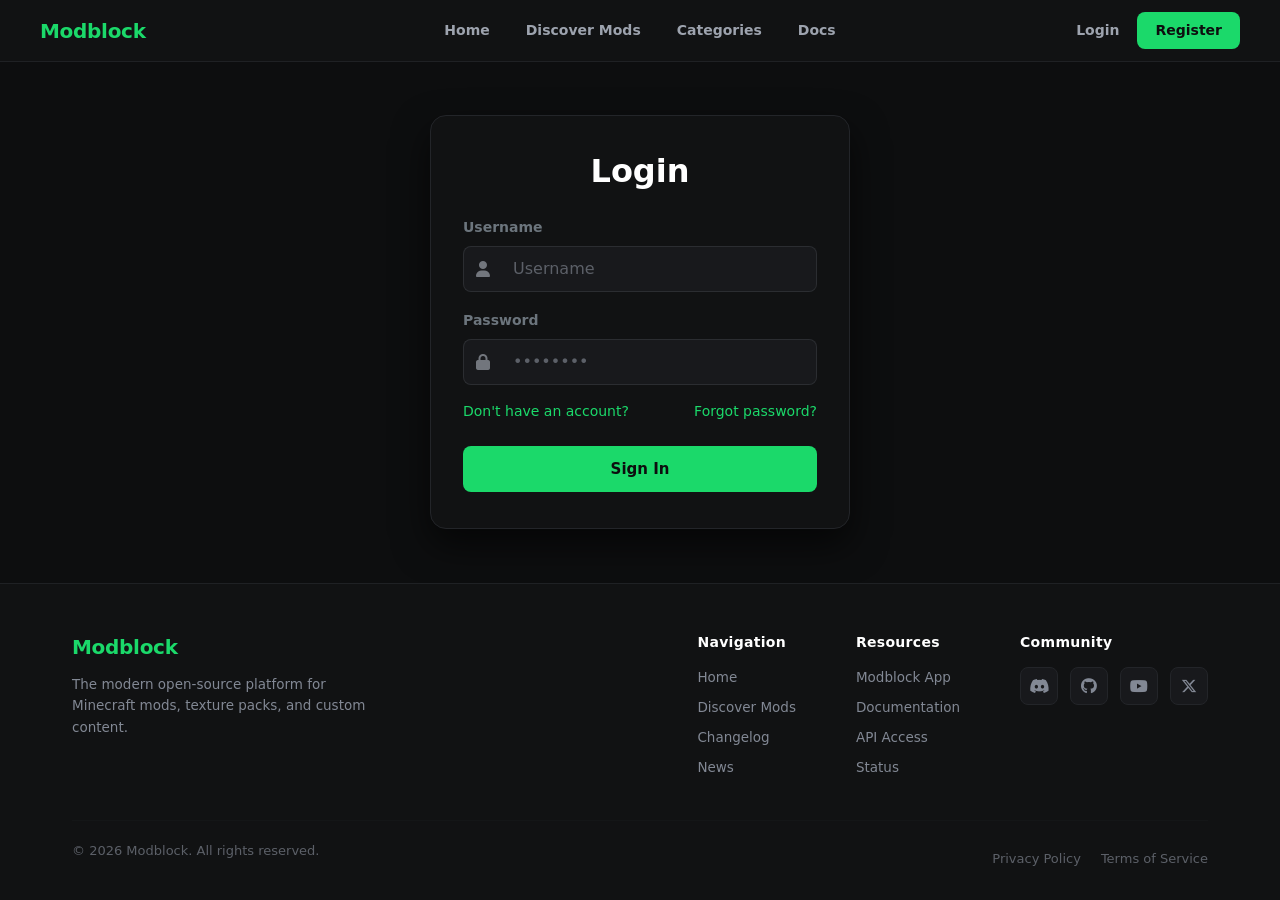
<file: spck/login.html>
<!DOCTYPE html>
<html lang="en">

<head>
    <meta charset="UTF-8">
    <meta name="viewport" content="width=device-width, initial-scale=1.0">
    <title>Đăng nhập - Modblock</title>
    <link href="https://cdn.jsdelivr.net/npm/bootstrap@5.3.3/dist/css/bootstrap.min.css" rel="stylesheet">
    <link rel="stylesheet" href="https://cdnjs.cloudflare.com/ajax/libs/font-awesome/6.5.1/css/all.min.css">
    <link rel="stylesheet" href="./css/login.css">
</head>

<body>
    <!-- Header / Navbar -->
    <header class="sc-header">
        <div class="sc-header-left">
            <a href="./index.html" class="sc-logo-text">Modblock</a>
        </div>

        <nav class="sc-nav-center">
            <a href="./index.html">Home</a>
            <a href="./discover.html" class="inactive">Discover Mods</a>
            <a href="#">Categories</a>
            <a href="#">Docs</a>
        </nav>

        <div class="sc-header-right">
            <a href="./login.html" class="nav-link-login">Login</a>
            <a href="./register.html" class="btn-register">Register</a>
        </div>
    </header>

    <!-- Login Container -->
    <main class="login-wrapper">
        <form class="login-card">
            <div class="text-center mb-4">
                <h2 class="fw-bold m-0 text-white">Login</h2>
            </div>

            <div class="mb-3">
                <label class="form-label small text-secondary fw-semibold">Username</label>
                <div class="input-group">
                    <span class="input-group-text"><i class="fa-solid fa-user"></i></span>
                    <input type="text" class="form-control" placeholder="Username" required>
                </div>
            </div>

            <div class="mb-3">
                <label class="form-label small text-secondary fw-semibold">Password</label>
                <div class="input-group">
                    <span class="input-group-text"><i class="fa-solid fa-lock"></i></span>
                    <input type="password" class="form-control" placeholder="••••••••" required>
                </div>
            </div>

            <div class="d-flex justify-content-between align-items-center mb-4 small">
                <a href="./register.html" class="auth-link">Don't have an account?</a>
                <a href="#" class="auth-link">Forgot password?</a>
            </div>

            <button type="submit" class="btn btn-modrinth w-100 fw-bold">Sign In</button>
        </form>
    </main>

    <!-- Footer -->
    <footer class="sc-footer">
        <div class="sc-footer-container">
            <div class="sc-footer-top">
                <div class="sc-footer-brand">
                    <span class="sc-logo-text">Modblock</span>
                    <p class="sc-footer-text">The modern open-source platform for Minecraft mods, texture packs, and custom content.</p>
                </div>

                <div class="sc-footer-links">
                    <div class="sc-footer-col">
                        <p class="sc-footer-title">Navigation</p>
                        <a href="./index.html">Home</a>
                        <a href="./discover.html">Discover Mods</a>
                        <a href="#">Changelog</a>
                        <a href="#">News</a>
                    </div>
                    <div class="sc-footer-col">
                        <p class="sc-footer-title">Resources</p>
                        <a href="#">Modblock App</a>
                        <a href="#">Documentation</a>
                        <a href="#">API Access</a>
                        <a href="#">Status</a>
                    </div>
                    <div class="sc-footer-col">
                        <p class="sc-footer-title">Community</p>
                        <div class="sc-footer-social">
                            <a href="#" title="Discord"><i class="fa-brands fa-discord"></i></a>
                            <a href="#" title="GitHub"><i class="fa-brands fa-github"></i></a>
                            <a href="#" title="YouTube"><i class="fa-brands fa-youtube"></i></a>
                            <a href="#" title="X / Twitter"><i class="fa-brands fa-x-twitter"></i></a>
                        </div>
                    </div>
                </div>
            </div>

            <hr class="sc-footer-divider">

            <div class="sc-footer-bottom">
                <p>© 2026 Modblock. All rights reserved.</p>
                <div class="sc-footer-legal">
                    <a href="#">Privacy Policy</a>
                    <a href="#">Terms of Service</a>
                </div>
            </div>
        </div>
    </footer>

    <script src="https://cdn.jsdelivr.net/npm/bootstrap@5.3.3/dist/js/bootstrap.bundle.min.js"></script>
    <script src="./js/login.js"></script>
</body>

</html>
</file>
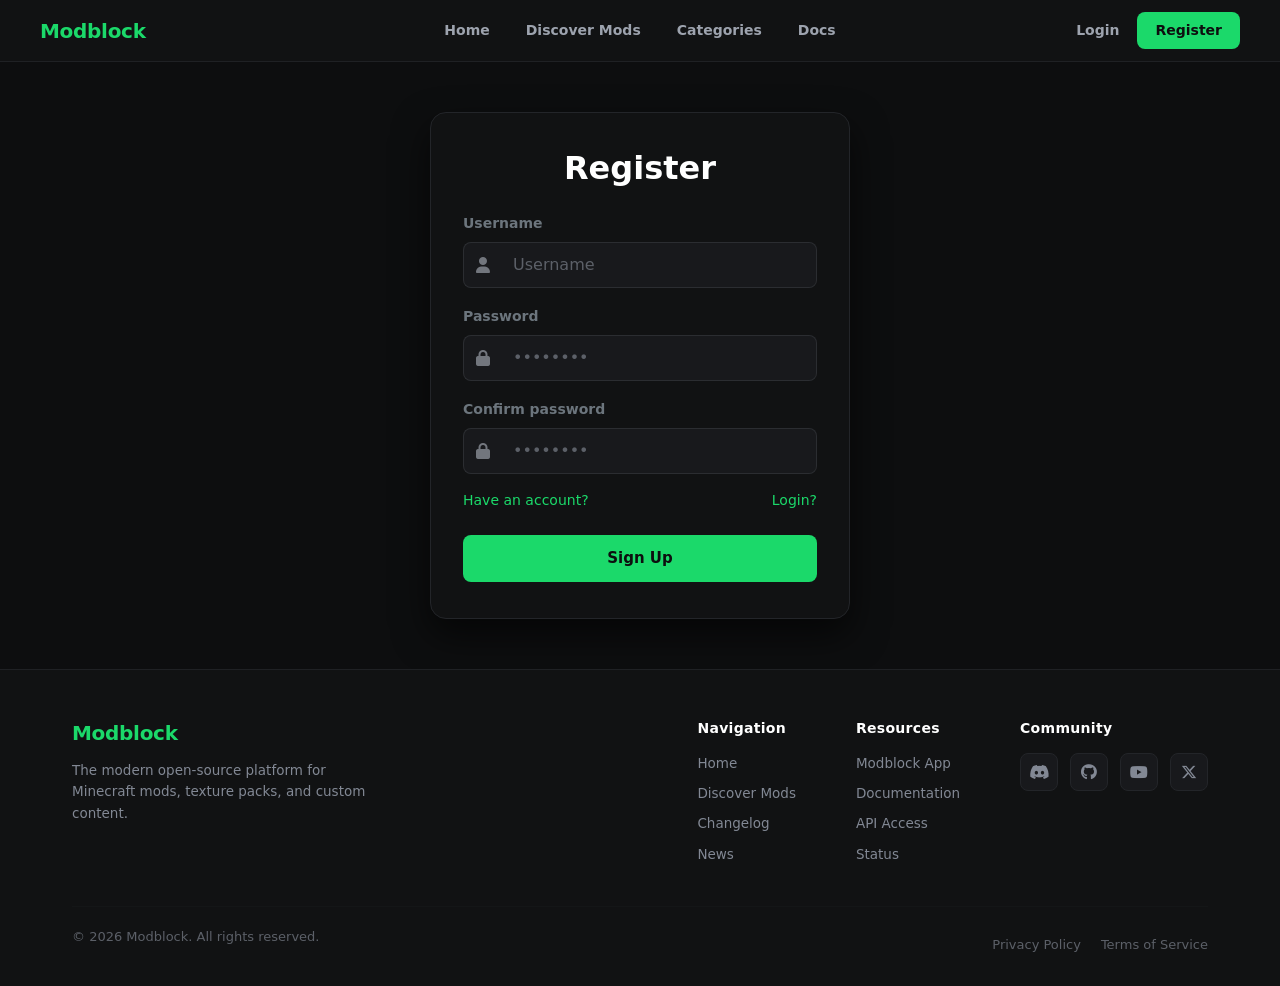
<file: spck/register.html>
<!DOCTYPE html>
<html lang="en">

<head>
    <meta charset="UTF-8">
    <meta name="viewport" content="width=device-width, initial-scale=1.0">
    <title>Đăng nhập - Modblock</title>
    <link href="https://cdn.jsdelivr.net/npm/bootstrap@5.3.3/dist/css/bootstrap.min.css" rel="stylesheet">
    <link rel="stylesheet" href="https://cdnjs.cloudflare.com/ajax/libs/font-awesome/6.5.1/css/all.min.css">
    <link rel="stylesheet" href="./css/register.css">
</head>

<body>
    <!-- Header / Navbar -->
    <header class="sc-header">
        <div class="sc-header-left">
            <a href="./index.html" class="sc-logo-text">Modblock</a>
        </div>

        <nav class="sc-nav-center">
            <a href="./index.html">Home</a>
            <a href="./discover.html" class="inactive">Discover Mods</a>
            <a href="#">Categories</a>
            <a href="#">Docs</a>
        </nav>

        <div class="sc-header-right">
            <a href="./login.html" class="nav-link-login">Login</a>
            <a href="./register.html" class="btn-register">Register</a>
        </div>
    </header>

    <!-- Login Container -->
    <main class="login-wrapper">
        <form class="login-card">
            <div class="text-center mb-4">
                <h2 class="fw-bold m-0 text-white">Register</h2>
            </div>

            <div class="mb-3">
                <label class="form-label small text-secondary fw-semibold">Username</label>
                <div class="input-group">
                    <span class="input-group-text"><i class="fa-solid fa-user"></i></span>
                    <input type="text" class="form-control" placeholder="Username" required>
                </div>
            </div>

            <div class="mb-3">
                <label class="form-label small text-secondary fw-semibold">Password</label>
                <div class="input-group">
                    <span class="input-group-text"><i class="fa-solid fa-lock"></i></span>
                    <input type="password" class="form-control" placeholder="••••••••" required>
                </div>
            </div>

            <div class="mb-3">
                <label class="form-label small text-secondary fw-semibold">Confirm password</label>
                <div class="input-group">
                    <span class="input-group-text"><i class="fa-solid fa-lock"></i></span>
                    <input type="password" class="form-control" placeholder="••••••••" required>
                </div>
            </div>

            <div class="d-flex justify-content-between align-items-center mb-4 small">
                <a href="./register.html" class="auth-link">Have an account?</a>
                <a href="#" class="auth-link">Login?</a>
            </div>

            <button type="submit" class="btn btn-modrinth w-100 fw-bold">Sign Up</button>
        </form>
    </main>

    <!-- Footer -->
    <footer class="sc-footer">
        <div class="sc-footer-container">
            <div class="sc-footer-top">
                <div class="sc-footer-brand">
                    <span class="sc-logo-text">Modblock</span>
                    <p class="sc-footer-text">The modern open-source platform for Minecraft mods, texture packs, and custom content.</p>
                </div>

                <div class="sc-footer-links">
                    <div class="sc-footer-col">
                        <p class="sc-footer-title">Navigation</p>
                        <a href="./index.html">Home</a>
                        <a href="./discover.html">Discover Mods</a>
                        <a href="#">Changelog</a>
                        <a href="#">News</a>
                    </div>
                    <div class="sc-footer-col">
                        <p class="sc-footer-title">Resources</p>
                        <a href="#">Modblock App</a>
                        <a href="#">Documentation</a>
                        <a href="#">API Access</a>
                        <a href="#">Status</a>
                    </div>
                    <div class="sc-footer-col">
                        <p class="sc-footer-title">Community</p>
                        <div class="sc-footer-social">
                            <a href="#" title="Discord"><i class="fa-brands fa-discord"></i></a>
                            <a href="#" title="GitHub"><i class="fa-brands fa-github"></i></a>
                            <a href="#" title="YouTube"><i class="fa-brands fa-youtube"></i></a>
                            <a href="#" title="X / Twitter"><i class="fa-brands fa-x-twitter"></i></a>
                        </div>
                    </div>
                </div>
            </div>

            <hr class="sc-footer-divider">

            <div class="sc-footer-bottom">
                <p>© 2026 Modblock. All rights reserved.</p>
                <div class="sc-footer-legal">
                    <a href="#">Privacy Policy</a>
                    <a href="#">Terms of Service</a>
                </div>
            </div>
        </div>
    </footer>

    <script src="https://cdn.jsdelivr.net/npm/bootstrap@5.3.3/dist/js/bootstrap.bundle.min.js"></script>
    <script src="./js/login.js"></script>
</body>

</html>
</file>
<file: spck/css/login.css>
* {
    box-sizing: border-box;
    margin: 0;
    padding: 0;
}

body {
    font-family: system-ui, -apple-system, BlinkMacSystemFont, 'Segoe UI', Roboto, Oxygen, Ubuntu, Cantarell, sans-serif;
    background-color: #0d0e0f;
    color: #e3e5e8;
    min-height: 100vh;
    display: flex;
    flex-direction: column;
}

/* ==================== NAVBAR ==================== */
.sc-header {
    background: #111213;
    border-bottom: 1px solid #1f2124;
    display: flex;
    align-items: center;
    justify-content: space-between;
    padding: 12px 40px;
    position: sticky;
    top: 0;
    z-index: 1000;
}

.sc-header-left,
.sc-header-right {
    flex: 1;
    display: flex;
    align-items: center;
}

.sc-header-right {
    justify-content: flex-end;
    gap: 18px;
}

/* Logo Chữ */
.sc-logo-text {
    color: #1bd96a;
    font-weight: 800;
    font-size: 1.25rem;
    text-decoration: none;
    letter-spacing: -0.3px;
    transition: opacity 0.2s ease;
}

.sc-logo-text:hover {
    color: #1bd96a;
    opacity: 0.9;
}

/* Nav Menu Căn Giữa */
.sc-nav-center {
    display: flex;
    align-items: center;
    justify-content: center;
    gap: 28px;
}

.sc-nav-center a {
    color: #9da3ae;
    text-decoration: none;
    font-size: 14px;
    font-weight: 600;
    padding: 6px 4px;
    position: relative;
    transition: color 0.2s ease;
}

.sc-nav-center a:hover,
.sc-nav-center a.active {
    color: #ffffff;
}

.sc-nav-center a.active::after {
    content: '';
    position: absolute;
    bottom: -12px;
    left: 0;
    width: 100%;
    height: 2px;
    background-color: #1bd96a;
    border-radius: 2px;
}

/* Nav Right Links */
.nav-link-login {
    color: #9da3ae;
    text-decoration: none;
    font-size: 14px;
    font-weight: 600;
    transition: color 0.2s ease;
}

.nav-link-login:hover {
    color: #fff;
}

.btn-register {
    background: #1bd96a;
    color: #0d0e0f;
    font-size: 14px;
    font-weight: 700;
    padding: 8px 18px;
    border-radius: 8px;
    text-decoration: none;
    transition: all 0.2s ease;
}

.btn-register:hover {
    background: #17be5c;
    color: #0d0e0f;
    box-shadow: 0 0 12px rgba(27, 217, 106, 0.3);
}

/* ==================== LOGIN FORM ==================== */
.login-wrapper {
    flex: 1;
    display: flex;
    align-items: center;
    justify-content: center;
    padding: 50px 20px;
}

.login-card {
    background-color: #111213;
    border: 1px solid #232529;
    border-radius: 16px;
    padding: 36px 32px;
    width: 100%;
    max-width: 420px;
    box-shadow: 0 16px 36px rgba(0, 0, 0, 0.6);
}

.input-group-text {
    background-color: #18191c;
    border: 1px solid #2b2d31;
    color: #72767d;
    border-right: none;
    border-top-left-radius: 8px;
    border-bottom-left-radius: 8px;
}

.form-control {
    background-color: #18191c;
    border: 1px solid #2b2d31;
    border-left: none;
    color: #fff;
    padding: 10px 12px;
    border-top-right-radius: 8px;
    border-bottom-right-radius: 8px;
}

.form-control:focus {
    background-color: #18191c;
    border-color: #1bd96a;
    color: #fff;
    box-shadow: none;
}

.form-control::placeholder {
    color: #5c6068;
}

.auth-link {
    color: #1bd96a;
    text-decoration: none;
    transition: opacity 0.2s;
}

.auth-link:hover {
    text-decoration: underline;
    opacity: 0.85;
}

.btn-modrinth {
    background-color: #1bd96a;
    color: #0d0e0f;
    border: none;
    padding: 12px;
    border-radius: 8px;
    font-size: 15px;
    transition: all 0.2s ease;
}

.btn-modrinth:hover {
    background-color: #17be5c;
    color: #0d0e0f;
    box-shadow: 0 4px 14px rgba(27, 217, 106, 0.35);
}

/* ==================== FOOTER ==================== */
.sc-footer {
    background: #111213;
    border-top: 1px solid #1f2124;
    padding: 48px 0 24px;
    margin-top: auto;
}

.sc-footer-container {
    max-width: 1200px;
    margin: 0 auto;
    padding: 0 32px;
}

.sc-footer-top {
    display: flex;
    justify-content: space-between;
    flex-wrap: wrap;
    gap: 40px;
}

.sc-footer-brand {
    max-width: 320px;
}

.sc-footer-text {
    color: #828894;
    font-size: 13.5px;
    line-height: 1.6;
    margin-top: 12px;
}

.sc-footer-links {
    display: flex;
    gap: 60px;
    flex-wrap: wrap;
}

.sc-footer-col {
    display: flex;
    flex-direction: column;
}

.sc-footer-title {
    color: #fff;
    font-weight: 700;
    margin-bottom: 14px;
    font-size: 14px;
    letter-spacing: 0.3px;
}

.sc-footer-col a {
    color: #828894;
    text-decoration: none;
    font-size: 13.5px;
    margin-bottom: 10px;
    transition: color 0.2s ease;
}

.sc-footer-col a:hover {
    color: #1bd96a;
}

.sc-footer-social {
    display: flex;
    gap: 12px;
}

.sc-footer-social a {
    display: flex;
    align-items: center;
    justify-content: center;
    width: 38px;
    height: 38px;
    background: #18191c;
    border: 1px solid #232529;
    border-radius: 8px;
    color: #828894;
    font-size: 16px;
    transition: all 0.2s ease;
    margin-bottom: 0;
}

.sc-footer-social a:hover {
    color: #1bd96a;
    background: rgba(27, 217, 106, 0.1);
    border-color: rgba(27, 217, 106, 0.3);
    transform: translateY(-2px);
}

.sc-footer-divider {
    border: none;
    border-top: 1px solid #1f2124;
    margin: 32px 0 20px;
}

.sc-footer-bottom {
    display: flex;
    justify-content: space-between;
    align-items: center;
    flex-wrap: wrap;
    gap: 12px;
    color: #5c6068;
    font-size: 13px;
}

.sc-footer-legal {
    display: flex;
    gap: 20px;
}

.sc-footer-legal a {
    color: #5c6068;
    text-decoration: none;
    transition: color 0.2s;
}

.sc-footer-legal a:hover {
    color: #9da3ae;
}
</file>
<file: spck/css/register.css>
* {
    box-sizing: border-box;
    margin: 0;
    padding: 0;
}

body {
    font-family: system-ui, -apple-system, BlinkMacSystemFont, 'Segoe UI', Roboto, Oxygen, Ubuntu, Cantarell, sans-serif;
    background-color: #0d0e0f;
    color: #e3e5e8;
    min-height: 100vh;
    display: flex;
    flex-direction: column;
}

/* ==================== NAVBAR ==================== */
.sc-header {
    background: #111213;
    border-bottom: 1px solid #1f2124;
    display: flex;
    align-items: center;
    justify-content: space-between;
    padding: 12px 40px;
    position: sticky;
    top: 0;
    z-index: 1000;
}

.sc-header-left,
.sc-header-right {
    flex: 1;
    display: flex;
    align-items: center;
}

.sc-header-right {
    justify-content: flex-end;
    gap: 18px;
}

/* Logo Chữ */
.sc-logo-text {
    color: #1bd96a;
    font-weight: 800;
    font-size: 1.25rem;
    text-decoration: none;
    letter-spacing: -0.3px;
    transition: opacity 0.2s ease;
}

.sc-logo-text:hover {
    color: #1bd96a;
    opacity: 0.9;
}

/* Nav Menu Căn Giữa */
.sc-nav-center {
    display: flex;
    align-items: center;
    justify-content: center;
    gap: 28px;
}

.sc-nav-center a {
    color: #9da3ae;
    text-decoration: none;
    font-size: 14px;
    font-weight: 600;
    padding: 6px 4px;
    position: relative;
    transition: color 0.2s ease;
}

.sc-nav-center a:hover,
.sc-nav-center a.active {
    color: #ffffff;
}

.sc-nav-center a.active::after {
    content: '';
    position: absolute;
    bottom: -12px;
    left: 0;
    width: 100%;
    height: 2px;
    background-color: #1bd96a;
    border-radius: 2px;
}

/* Nav Right Links */
.nav-link-login {
    color: #9da3ae;
    text-decoration: none;
    font-size: 14px;
    font-weight: 600;
    transition: color 0.2s ease;
}

.nav-link-login:hover {
    color: #fff;
}

.btn-register {
    background: #1bd96a;
    color: #0d0e0f;
    font-size: 14px;
    font-weight: 700;
    padding: 8px 18px;
    border-radius: 8px;
    text-decoration: none;
    transition: all 0.2s ease;
}

.btn-register:hover {
    background: #17be5c;
    color: #0d0e0f;
    box-shadow: 0 0 12px rgba(27, 217, 106, 0.3);
}

/* ==================== LOGIN FORM ==================== */
.login-wrapper {
    flex: 1;
    display: flex;
    align-items: center;
    justify-content: center;
    padding: 50px 20px;
}

.login-card {
    background-color: #111213;
    border: 1px solid #232529;
    border-radius: 16px;
    padding: 36px 32px;
    width: 100%;
    max-width: 420px;
    box-shadow: 0 16px 36px rgba(0, 0, 0, 0.6);
}

.input-group-text {
    background-color: #18191c;
    border: 1px solid #2b2d31;
    color: #72767d;
    border-right: none;
    border-top-left-radius: 8px;
    border-bottom-left-radius: 8px;
}

.form-control {
    background-color: #18191c;
    border: 1px solid #2b2d31;
    border-left: none;
    color: #fff;
    padding: 10px 12px;
    border-top-right-radius: 8px;
    border-bottom-right-radius: 8px;
}

.form-control:focus {
    background-color: #18191c;
    border-color: #1bd96a;
    color: #fff;
    box-shadow: none;
}

.form-control::placeholder {
    color: #5c6068;
}

.auth-link {
    color: #1bd96a;
    text-decoration: none;
    transition: opacity 0.2s;
}

.auth-link:hover {
    text-decoration: underline;
    opacity: 0.85;
}

.btn-modrinth {
    background-color: #1bd96a;
    color: #0d0e0f;
    border: none;
    padding: 12px;
    border-radius: 8px;
    font-size: 15px;
    transition: all 0.2s ease;
}

.btn-modrinth:hover {
    background-color: #17be5c;
    color: #0d0e0f;
    box-shadow: 0 4px 14px rgba(27, 217, 106, 0.35);
}

/* ==================== FOOTER ==================== */
.sc-footer {
    background: #111213;
    border-top: 1px solid #1f2124;
    padding: 48px 0 24px;
    margin-top: auto;
}

.sc-footer-container {
    max-width: 1200px;
    margin: 0 auto;
    padding: 0 32px;
}

.sc-footer-top {
    display: flex;
    justify-content: space-between;
    flex-wrap: wrap;
    gap: 40px;
}

.sc-footer-brand {
    max-width: 320px;
}

.sc-footer-text {
    color: #828894;
    font-size: 13.5px;
    line-height: 1.6;
    margin-top: 12px;
}

.sc-footer-links {
    display: flex;
    gap: 60px;
    flex-wrap: wrap;
}

.sc-footer-col {
    display: flex;
    flex-direction: column;
}

.sc-footer-title {
    color: #fff;
    font-weight: 700;
    margin-bottom: 14px;
    font-size: 14px;
    letter-spacing: 0.3px;
}

.sc-footer-col a {
    color: #828894;
    text-decoration: none;
    font-size: 13.5px;
    margin-bottom: 10px;
    transition: color 0.2s ease;
}

.sc-footer-col a:hover {
    color: #1bd96a;
}

.sc-footer-social {
    display: flex;
    gap: 12px;
}

.sc-footer-social a {
    display: flex;
    align-items: center;
    justify-content: center;
    width: 38px;
    height: 38px;
    background: #18191c;
    border: 1px solid #232529;
    border-radius: 8px;
    color: #828894;
    font-size: 16px;
    transition: all 0.2s ease;
    margin-bottom: 0;
}

.sc-footer-social a:hover {
    color: #1bd96a;
    background: rgba(27, 217, 106, 0.1);
    border-color: rgba(27, 217, 106, 0.3);
    transform: translateY(-2px);
}

.sc-footer-divider {
    border: none;
    border-top: 1px solid #1f2124;
    margin: 32px 0 20px;
}

.sc-footer-bottom {
    display: flex;
    justify-content: space-between;
    align-items: center;
    flex-wrap: wrap;
    gap: 12px;
    color: #5c6068;
    font-size: 13px;
}

.sc-footer-legal {
    display: flex;
    gap: 20px;
}

.sc-footer-legal a {
    color: #5c6068;
    text-decoration: none;
    transition: color 0.2s;
}

.sc-footer-legal a:hover {
    color: #9da3ae;
}
</file>
